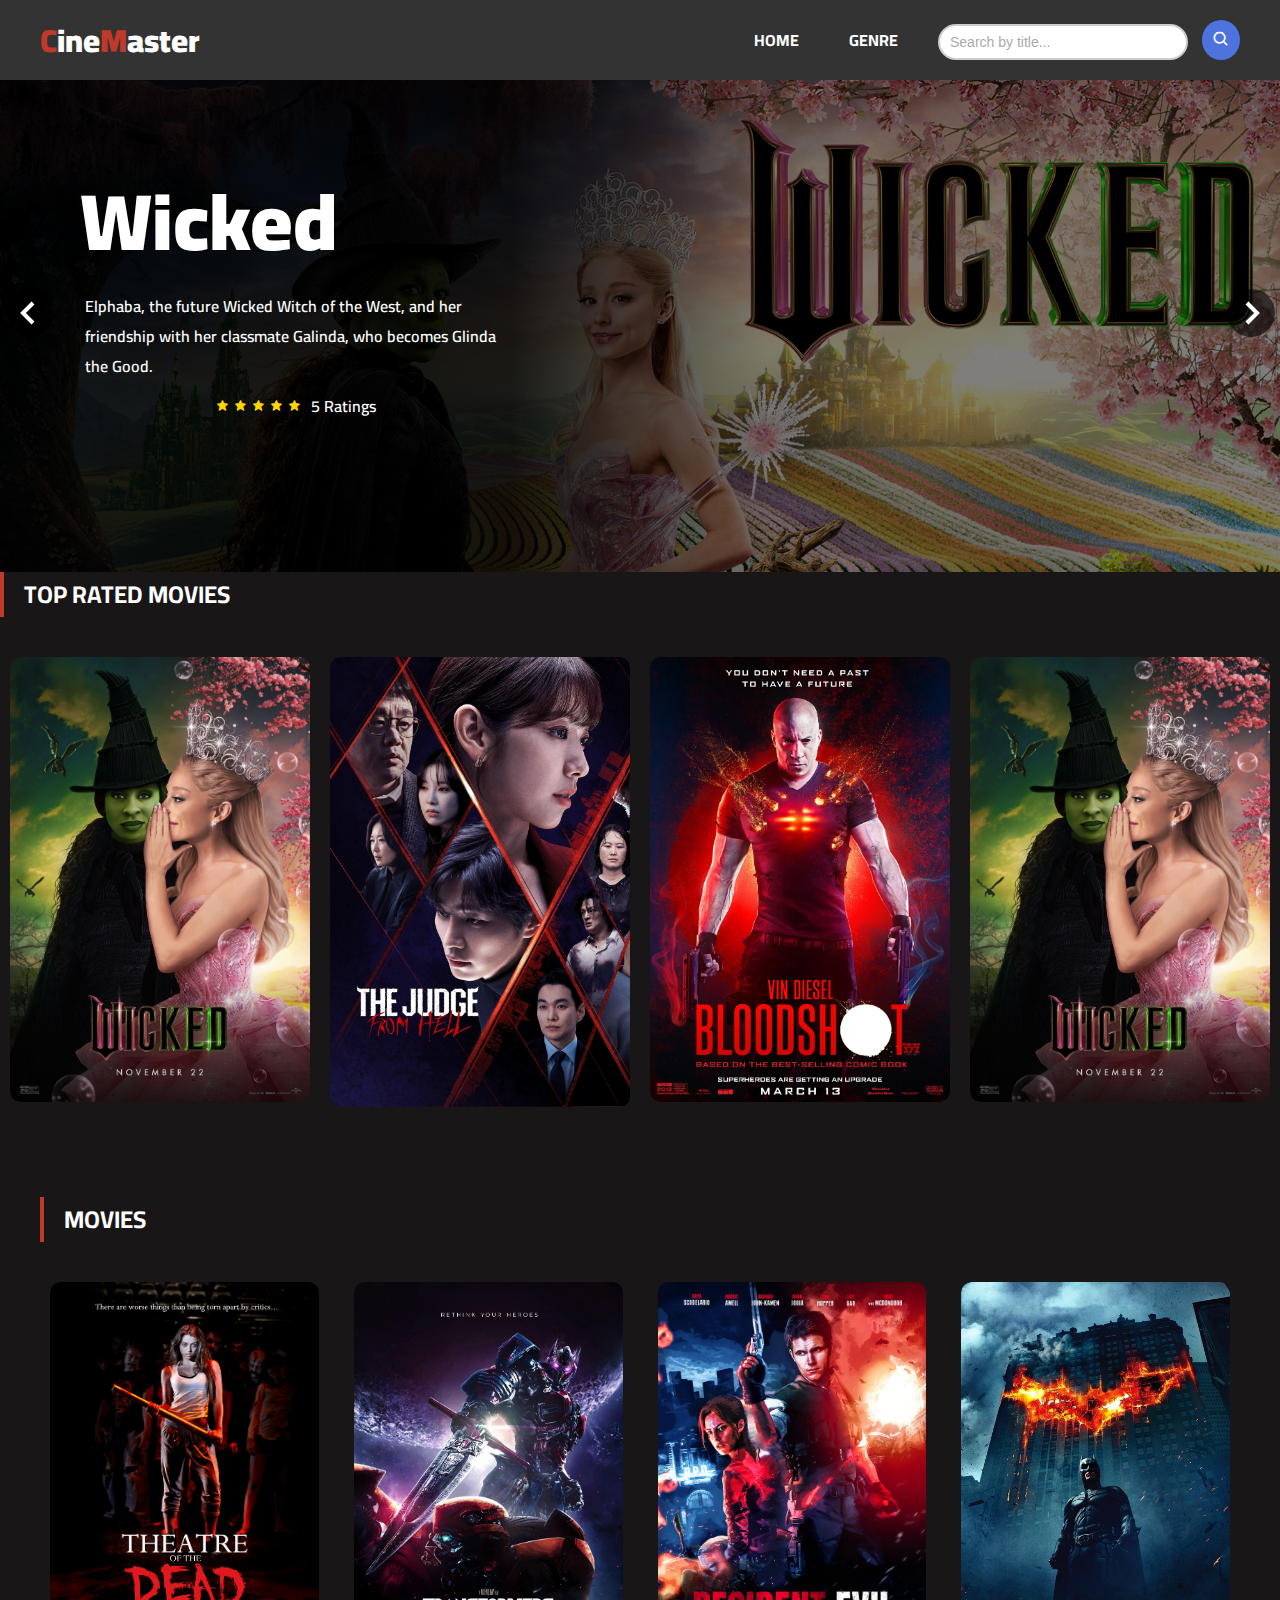
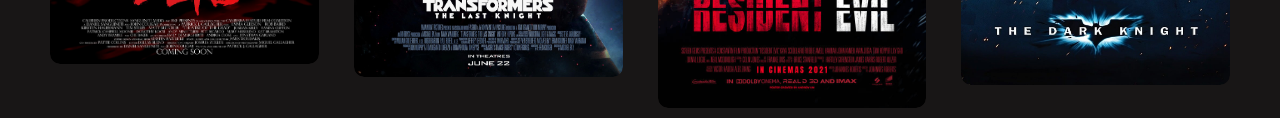
<file: index.html>
<!DOCTYPE html>
<html lang="en">

<head>
    <meta charset="UTF-8">
    <meta http-equiv="X-UA-Compatible" content="IE=edge">
    <meta name="viewport" content="width=device-width, initial-scale=1.0">
    <title>
        CineMaster
    </title>
    <link rel="preconnect" href="https://fonts.gstatic.com">
    <link href="https://fonts.googleapis.com/css2?family=Cairo:wght@200;300;400;600;700;900&display=swap" rel="stylesheet">
    <link rel="stylesheet" href="https://cdnjs.cloudflare.com/ajax/libs/OwlCarousel2/2.3.4/assets/owl.carousel.min.css" integrity="sha512-tS3S5qG0BlhnQROyJXvNjeEM4UpMXHrQfTGmbQ1gKmelCxlSEBUaxhRBj/EFTzpbP4RVSrpEikbmdJobCvhE3g==" crossorigin="anonymous" />
    <link href='https://unpkg.com/boxicons@2.0.7/css/boxicons.min.css' rel='stylesheet'>
    <link rel="stylesheet" href="app.css">
</head>

<body>
    <div class="nav-wrapper">
        <div class="container">
            <div class="nav">
                <a href="#" class="logo">
                    <span class="main-color">C</span>ine<span class="main-color">M</span>aster
                <ul class="nav-menu" id="nav-menu">
                    <li><a href="#">Home</a></li>
                    <li>
                        <a href="#" class="dropdown-toggle">Genre</a>
                        <div class="dropdown-menu">
                          <select id="genreFilter" class="genre-dropdown">
                            <option>Select Genre</option>
                            <option>Action</option>
                            <option>Comedy</option>
                            <option>Drama</option>
                            <option>Thriller</option>
                            <option>Horror</option>
                            <option>Romance</option>
                          </select>
                        </div>
                      </li>
                    <li class="search-box-container">
                        <form action="#" method="get">
                            <input type="text" id="search-input" class="search-input" placeholder="Search by title...">
                            <button type="submit" class="search-button">
                                <i class="bx bx-search"></i>
                            </button>
                        </form>
                    </li>
                </ul>
            </div>
        </div>
    </div>
    

    <!-- Preview SECTION -->
    <div class="hero-section">
        <!-- Preview SLIDE -->
        <div class="hero-slide">
            <div class="owl-carousel carousel-nav-center" id="hero-carousel">
                <!-- Preview ITEM -->
                <div class="hero-slide-item">
                    <img src="./images/Wicked-banner.jpg" alt="">
                    <div class="overlay"></div>
                    <div class="hero-slide-item-content">
                        <div class="item-content-wraper">
                            <div class="item-content-title top-down">
                                Wicked
                            </div>
                            <div class="movie-infos top-down delay-2">
                                <div class="movie-infos">
                                    <div class="movie-info" id="description">
                                        <span>Elphaba, the future Wicked Witch of the West, and her friendship with her classmate Galinda, who becomes Glinda the Good. </span>
                                    </div>
                                    
                                </div>
                                <div class="movie-info" id="rating">
                                    <i class="bx bxs-star"></i>
                                    <i class="bx bxs-star"></i>
                                    <i class="bx bxs-star"></i>
                                    <i class="bx bxs-star"></i>
                                    <i class="bx bxs-star"></i>

                                    <span>5 Ratings</span>
                                </div>
                            </div>

                            <div class="item-action top-down delay-6">
                            
                            </div>
                        </div>
                    </div>
                </div>
                <!-- END Preview ITEM -->
                
                <!-- Preview ITEM -->
                <div class="hero-slide-item">
                    <img src="./images/black-banner.png" alt="">
                    <div class="overlay"></div>
                    <div class="hero-slide-item-content">
                        <div class="item-content-wraper">
                            <div class="item-content-title top-down">
                                Black Panther
                            </div>
                            <div class="movie-infos top-down delay-2">
                                <div class="movie-infos">
                                    <div class="movie-info" id="description">
                                        <span>One warrior ingests a "heart-shaped herb" affected by the metal and gains superhuman abilities, becoming the first "Black Panther". </span>
                                    </div>
                                </div>
                                <div class="movie-info" id="rating">
                                    <i class="bx bxs-star"></i>
                                    <i class="bx bxs-star"></i>
                                    <i class="bx bxs-star"></i>
                                    <i class="bx bxs-star"></i>
                                    <i class="bx bxs-star"></i>

                                    <span>5 Ratings</span>
                                </div>
                            </div>

                            <div class="item-action top-down delay-6">
                            
                            </div>
                        </div>
                    </div>
                </div>
                <!-- END Preview ITEM -->
                 <!-- Preview ITEM -->
                <div class="hero-slide-item">
                    <img src="./images/Venom-banner.jpg" alt="">
                    <div class="overlay"></div>
                    <div class="hero-slide-item-content">
                        <div class="item-content-wraper">
                            <div class="item-content-title top-down">
                                Venom
                            </div>
                            <div class="movie-infos top-down delay-2">
                                <div class="movie-infos">
                                    
                                    <div class="movie-info" id="description">
                                        <span>A failed reporter is bonded to an alien entity, one of many symbiotes who have invaded Earth. But the being takes a liking to Earth and decides to protect it</span>
                                    </div>
                                    
                                </div>
                                <div class="movie-info" id="rating">
                                    <i class="bx bxs-star"></i>
                                    <i class="bx bxs-star"></i>
                                    <i class="bx bxs-star"></i>
                                    <i class="bx bxs-star"></i>
                                    <i class="bx bxs-star"></i>

                                    <span>5 Ratings</span>
                                </div>
                            </div>

                            <div class="item-action top-down delay-6">
                            
                            </div>
                        </div>
                    </div>
                </div>            
            </div>
        </div>
        <!-- END Preview Item-->
    </div>
    <!-- END Preview SECTION -->

    
    <!-- TOP MOVIES -->
    <div class="top-movies-slide">
        <div class="section-header">
            Top Rated Movies
        </div>
        <div class="owl-carousel" id="top-movies-slide">
            <!-- MOVIE ITEM -->
            <div class="movie-item">
                <img src="./images/Wicked.jpg" alt="">
                <div class="movie-item-content">
                    <div class="movie-item-title">
                        Wicked
                    </div>
                    <div class="movie-infos">
                        
                        <div class="movie-info" id="duration">
                            <i class="bx bxs-time"></i>
                            <span>120 mins</span>
                        </div>
                        <div class="movie-info" id="rating">
                            <i class="bx bxs-star"></i>
                            <i class="bx bxs-star"></i>
                            <i class="bx bxs-star"></i>
                            <i class="bx bxs-star"></i>
                            <i class="bx bxs-star"></i>
                            <span>5 Ratings</span>
                        </div>
                        <div class="movie-info" id="genre"> 
                            <span class="movie-genre">Drama</span>
                        </div>
                        <div class="movie-info" id="release-date"> 
                            <span>Release Date: November 22, 2024</span>
                        </div>
                        <div class="movie-info" id="description">
                            <span>Description: Elphaba and her friendship with her classmate Galinda, who becomes Glinda the Good. </span>
                        </div>
                        <div class="movie-info" id="casts">
                            <span>Cast: Cynthia Erivo · Ariana Grande · Jeff Goldblum </span>
                        </div>
                    </div>
                    <button class="view-btn">View</button>
                </div>
            </div>
            <!-- END MOVIE ITEM -->
            
            <!-- MOVIE ITEM -->
            <div class="movie-item">
                <img src="./images/JudgeFromHell.jpg" alt="">
                <div class="movie-item-content">
                    <div class="movie-item-title">
                        Judge From Hell
                    </div>
                    <div class="movie-infos">
                        
                        <div class="movie-info" id="duration">
                            <i class="bx bxs-time"></i>
                            <span>95 mins</span>
                        </div>
                        <div class="movie-info" id="rating">
                            <i class="bx bxs-star"></i>
                            <i class="bx bxs-star"></i>
                            <i class="bx bxs-star"></i>
                            <i class="bx bxs-star"></i>
                            <i class="bx bxs-star"></i>
                            <span>5 Ratings</span>
                        </div>
                        <div class="movie-info" id="genre"> 
                            <span class="movie-genre">Thriller
                            </span> 
                        </div>
                        
                        <div class="movie-info" id="release-date"> 
                            <span>Release Date: July 8, 2020</span>
                        </div>
                        <div class="movie-info" id="description">
                            <span>Description:A judge of Criminal Division at Seoul Central District Court who died in an unexpected incident and her body is possessed by a demon</span>
                        </div>
                        <div class="movie-info" id="casts">
                            <span>Cast: Park Shin-hye and Kim Jae-young</span>
                        </div>
                    </div>
                    <button class="view-btn">View</button>
                </div>
            </div>
            <!-- END MOVIE ITEM -->
            
            <!-- MOVIE ITEM -->
            <div class="movie-item">
                <img src="./images/movies/blood-shot.jpg" alt="">
                <div class="movie-item-content">
                    <div class="movie-item-title">
                        Bloodshot
                    </div>
                    <div class="movie-infos">
                        <div class="movie-info" id="duration">
                            <i class="bx bxs-time"></i>
                            <span>108 mins</span>
                        </div>
                        <div class="movie-info" id="rating">
                            <i class="bx bxs-star"></i>
                            <i class="bx bxs-star"></i>
                            <i class="bx bxs-star"></i>
                            <span>4 Ratings</span>
                        </div>
                        <div class="movie-info" id="genre"> 
                            <span class="movie-genre">Action</span>
                        </div>
                        <div class="movie-info" id="release-date"> 
                            <span>Release Date: March 13, 2020</span>
                        </div>
                        <div class="movie-info" id="description">
                            <span>Description: A soldier brought back to life with special abilities...</span>
                        </div>
                        <div class="movie-info" id="casts">
                            <span>Cast: Vin Diesel, Eiza González, etc.</span>
                        </div>
                    </div>
                    <button class="view-btn">View</button>
                </div>
            </div>
            <!-- END MOVIE ITEM -->
        </div>
    </div>

<!-- MOVIES SECTION -->
<div class="section">
    <div class="container">
        <div class="section-header">
            Movies
        </div>
        <div class="movies-slide carousel-nav-center owl-carousel">
             <!-- MOVIE ITEM -->
             <div class="movie-item">
                <img src="./images/movies/theatre-dead.jpg" alt="">
                <div class="movie-item-content">
                    <div class="movie-item-title">
                        Theatre of the dead
                    </div>
                    <div class="movie-infos">
                        
                        <div class="movie-info" id="duration">
                            <i class="bx bxs-time"></i>
                            <span>120 mins</span>
                        </div>
                        <div class="movie-info" id="rating">
                            <i class="bx bxs-star"></i>
                            <i class="bx bxs-star"></i>
                            <i class="bx bxs-star"></i>
                            <span>3 Ratings</span>
                        </div>
                        <div class="movie-info" id="genre"> 
                            <span class="movie-genre">Action</span>
                        </div>
                        <div class="movie-info" id="release-date"> 
                            <span>Release Date: May 8, 2019</span>
                        </div>
                        <div class="movie-info" id="description">
                            <span>Description: A movie description...</span>
                        </div>
                        <div class="movie-info" id="casts">
                            <span>Cast: hatdog, cheesedog, etc.</span>
                        </div>
                    </div>
                    <button class="view-btn">View</button>
                </div>
            </div>
            <!-- END MOVIE ITEM -->
            <!-- MOVIE ITEM -->
            <div class="movie-item">
                <img src="./images/movies/transformer.jpg" alt="">
                <div class="movie-item-content">
                    <div class="movie-item-title">
                        Transformer
                    </div>
                    <div class="movie-infos">
                        
                        <div class="movie-info" id="duration">
                            <i class="bx bxs-time"></i>
                            <span>95 mins</span>
                        </div>
                        <div class="movie-info" id="rating">
                            <i class="bx bxs-star"></i>
                            <i class="bx bxs-star"></i>
                            <i class="bx bxs-star"></i>
                            <span>4 Ratings</span>
                        </div>
                        <div class="movie-info" id="genre"> 
                            <span class="movie-genre">Thriller</span>
                        </div>
                        <div class="movie-info" id="release-date"> 
                            <span>Release Date: July 8, 2020</span>
                        </div>
                        <div class="movie-info" id="description">
                            <span>Description: An adventurous journey with challenges...</span>
                        </div>
                        <div class="movie-info" id="casts">
                            <span>Cast: basta may cast etc.</span>
                        </div>
                    </div>
                    <button class="view-btn">View</button>
                </div>
            </div>
            <!-- END MOVIE ITEM -->
            
            <!-- MOVIE ITEM -->
            <div class="movie-item">
                <img src="./images/movies/resident-evil.jpg" alt="">
                <div class="movie-item-content">
                    <div class="movie-item-title">
                        Resident Evil
                    </div>
                    <div class="movie-infos">
                        <div class="movie-info" id="duration">
                            <i class="bx bxs-time"></i>
                            <span>108 mins</span>
                        </div>
                        <div class="movie-info" id="rating">
                            <i class="bx bxs-star"></i>
                            <i class="bx bxs-star"></i>
                            <i class="bx bxs-star"></i>
                            <i class="bx bxs-star"></i>
                            <span>4 Ratings</span>
                        </div>
                        <div class="movie-info" id="genre"> 
                            <span class="movie-genre">Action</span>
                        </div>
                        <div class="movie-info" id="release-date"> 
                            <span>Release Date: March 13, 2020</span>
                        </div>
                        <div class="movie-info" id="description">
                            <span>Description: Basta may description...</span>
                        </div>
                        <div class="movie-info" id="casts">
                            <span>Cast: Hindi ko alam etc.</span>
                        </div>
                    </div>
                    <button class="view-btn">View</button>
                </div>
            </div>
            <!-- END MOVIE ITEM -->
             <!-- MOVIE ITEM -->
            <div class="movie-item">
                <img src="./images/bat-man.jpg" alt="">
                <div class="movie-item-content">
                    <div class="movie-item-title">
                        The Dark Knight
                    </div>
                    <div class="movie-infos">
                        <div class="movie-info" id="duration">
                            <i class="bx bxs-time"></i>
                            <span>108 mins</span>
                        </div>
                        <div class="movie-info" id="rating">
                            <i class="bx bxs-star"></i>
                            <i class="bx bxs-star"></i>
                            <i class="bx bxs-star"></i>
                            
                            <span>3 Ratings</span>
                        </div>
                        <div class="movie-info" id="genre"> 
                            <span class="movie-genre">Action</span>
                        </div>
                        <div class="movie-info" id="release-date"> 
                            <span>Release Date: March 13, 2020</span>
                        </div>
                        <div class="movie-info" id="description">
                            <span>Description: Basta may description...</span>
                        </div>
                        <div class="movie-info" id="casts">
                            <span>Cast: Si Batman Syempre etc.</span>
                        </div>
                    </div>
                    <button class="view-btn">View</button>
                </div>
            </div>
            <!-- END MOVIE ITEM -->
        </div>
    </div>
</div>
<!-- END MOVIES SECTION -->
    <script src="https://code.jquery.com/jquery-3.6.0.min.js" integrity="sha256-/xUj+3OJU5yExlq6GSYGSHk7tPXikynS7ogEvDej/m4=" crossorigin="anonymous"></script>
    <script src="https://cdnjs.cloudflare.com/ajax/libs/OwlCarousel2/2.3.4/owl.carousel.min.js" integrity="sha512-bPs7Ae6pVvhOSiIcyUClR7/q2OAsRiovw4vAkX+zJbw3ShAeeqezq50RIIcIURq7Oa20rW2n2q+fyXBNcU9lrw==" crossorigin="anonymous"></script>
    <script src="app.js"></script>

</body>

</html>
</file>
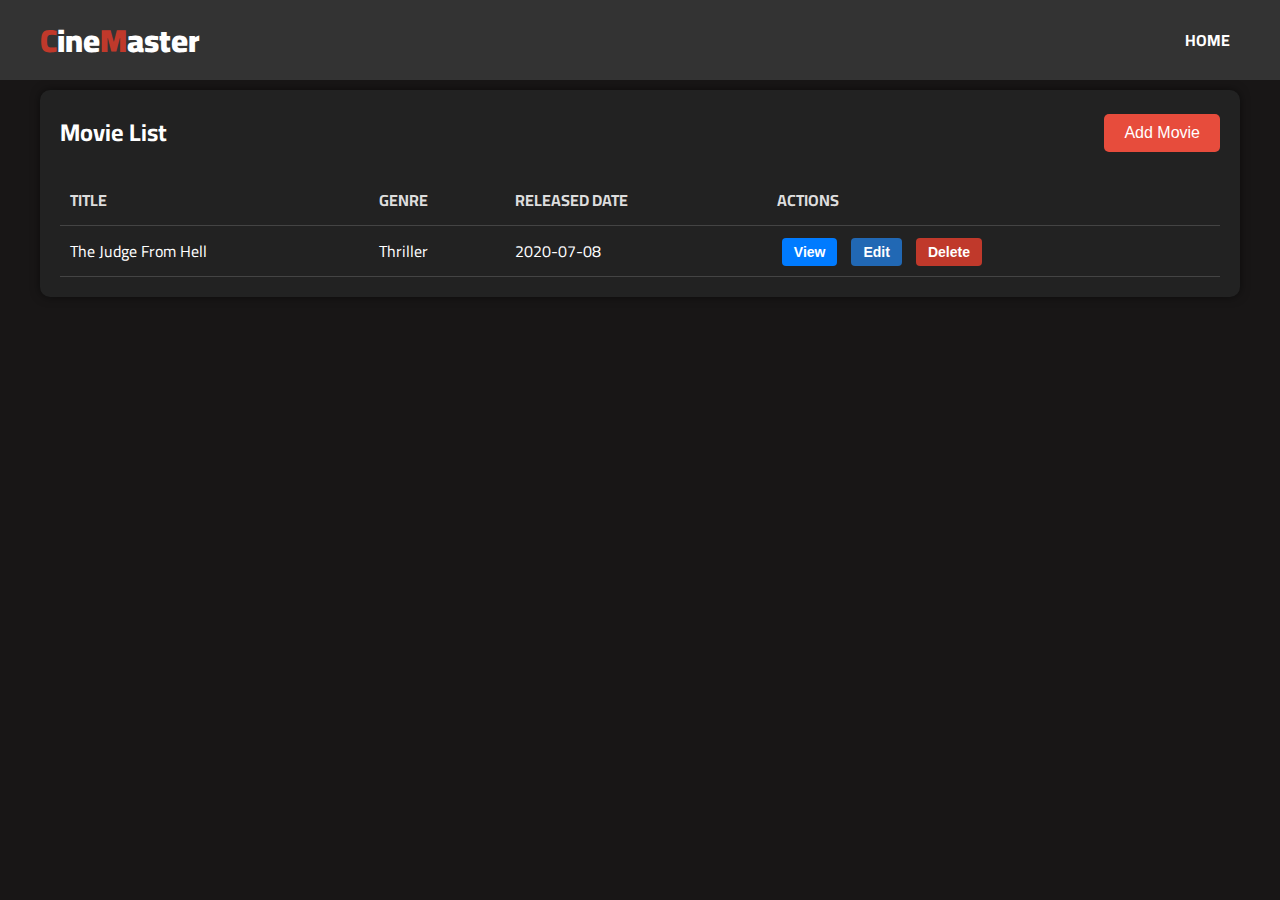
<file: admin.html>
<!DOCTYPE html>
<html lang="en">

<head>
    <meta charset="UTF-8">
    <meta http-equiv="X-UA-Compatible" content="IE=edge">
    <meta name="viewport" content="width=device-width, initial-scale=1.0">
    <title>
        Admin
    </title>
    <!-- GOOGLE FONTS -->
    <link rel="preconnect" href="https://fonts.gstatic.com">
    <link href="https://fonts.googleapis.com/css2?family=Cairo:wght@200;300;400;600;700;900&display=swap" rel="stylesheet">
     

    <link rel="stylesheet" href="admin.css">
</head>
<body>
    <div class="nav-wrapper">
        <div class="container">
            <div class="nav">
                <a href="#" class="logo">
                    <span class="main-color">C</span>ine<span class="main-color">M</span>aster
                </a>
                <ul class="nav-menu" id="nav-menu">
                    <li><a href="#">Home</a></li>
                </ul>
            </div>
        </div>
    </div>
    
    <div class="container">
        <div class="movie-list">
            <div class="header">
                <h2>Movie List</h2>
                <button class="add-movie-btn" id="open-add-modal">Add Movie</button>
            </div>
            <table class="movie-table">
                <thead>
                    <tr>
                        <th>Title</th>
                        <th>Genre</th>
                        <th>Released Date</th>
                        <th>Actions</th>
                    </tr>
                </thead>
                <tbody>
                    <tr>
                        <td>The Judge From Hell</td>
                        <td>Thriller</td>
                        <td>2020-07-08</td>
                        <td class="actions">
                            <button class="action-btn view-btn">View</button>
                            <button class="action-btn edit-btn">Edit</button>
                            <button class="action-btn delete-btn">Delete</button>
                        </td>
                    </tr>
                </tbody>
            </table>
        </div>
    </div>

    <!-- Modal -->
    <div class="modal" id="movie-modal">
        <div class="modal-content">
            <h1 id="modal-title"><span class="main-color">A</span>dd <span class="main-color">M</span>ovie</h1>
            <form>
                <div class="form-group">
                    <label for="title">Title</label>
                    <br><input type="text" id="title" placeholder="Enter movie title">
                </div>
                <div class="form-group">
                    <label for="genre">Genre</label>
                    <br><select id="genre">
                        <option>Select Genre</option>
                        <option>Action</option>
                        <option>Comedy</option>
                        <option>Drama</option>
                        <option>Thriller</option>
                        <option>Horror</option>
                        <option>Romance</option>
                    </select>
                </div><br>
                <div class="form-group">
                    <label for="release-date">Release Date</label>
                    <br><input type="date" id="release-date">
                </div><br>
                <div class="form-group">
                    <label for="ratings">Ratings</label>
                    <br><select id="ratings">
                        <option>Select Ratings</option>
                        <option>5</option>
                        <option>4</option>
                        <option>3</option>
                        <option>2</option>
                        <option>1</option>
                    </select>
                </div><br>
                <div class="form-group">
                    <label for="duration">Duration</label>
                    <br><input type="text" id="duration" placeholder="Enter duration (e.g., 2h 30m)">
                </div><br>
                <div class="form-group">
                    <label for="cast">Movie Cast</label>
                    <br><input type="text" id="cast" placeholder="Movie Casts">
                </div><br>
                <div class="form-group">
                    <label for="description">Description</label>
                    <br><input type="description" id="description" placeholder="Enter movie description">   
                </div>

        
                <div class="form-group">
                    <label for="image">Image</label>
                    <br><input type="file" id="image">
                </div><br>
                <div class="form-actions">
                    <button type="button" id="close-modal" class="cancel-btn">Cancel</button>
                    <button type="submit" id="modal-action-btn" class="add-btn">Add Movie</button>
                </div>
            </form>
        </div>
    </div>

    <!-- View Modal -->
<div class="modal" id="view-movie-modal">
    <div class="modal-content view-modal-content">
        <span class="close-view-modal" id="close-view-modal">&times;</span>
        <div class="view-modal-header">
            <h1 id="view-movie-title">Judge From Hell</h1>
        </div>
        <div class="view-modal-body">
            <div class="view-movie-poster">
                <img id="movie-poster" src="images/JudgeFromHell.jpg" alt="Movies">
            </div>
            <div class="view-movie-details">
                <p><strong>Title:</strong> <span id="view-title">The Judge From Hell</span></p>
                <p><strong>Genre:</strong> <span id="view-genre">Thriller</span></p>
                <p><strong>Release Date:</strong> <span id="view-release-date">2020-07-08</span></p>
                <p><strong>Description:</strong> <span id="view-description">A demon judge...</span></p>
                <p><strong>Ratings:</strong> <span id="view-ratings">⭐⭐⭐⭐⭐</span></p>
                <p><strong>Duration:</strong> <span id="view-duration">120 mins</span></p>
                <p><strong>Cast:</strong> <span id="view-cast">Park Shin-hye and Kim Jae-young</span></p>
            </div>
        </div>
    </div>
</div>


    <script>
        // JavaScript to handle modal functionality
const modal = document.getElementById("movie-modal");
const modalTitle = document.getElementById("modal-title");
const modalActionBtn = document.getElementById("modal-action-btn");

// Clear all input fields and textareas
function clearModalFields() {
    document.getElementById("title").value = "";
    document.getElementById("genre").value = "Select Genre";
    document.getElementById("release-date").value = "";
    document.getElementById("ratings").value = "Select Ratings";
    document.getElementById("duration").value = "";
    document.getElementById("description").value = "";
    document.getElementById("cast").value = "";
    document.getElementById("image").value = "";
}

// Open Add Movie Modal
document.getElementById("open-add-modal").addEventListener("click", function () {
    modal.style.display = "flex";
    modalTitle.innerHTML = '<span class="main-color">A</span>dd <span class="main-color">M</span>ovie';
    modalActionBtn.textContent = "Add Movie";

    // Clear all input fields when opening the Add Movie modal
    clearModalFields();
});

// Open Edit Movie Modal
document.querySelectorAll(".edit-btn").forEach(button => {
    button.addEventListener("click", function () {
        modal.style.display = "flex";
        modalTitle.innerHTML = '<span class="main-color">E</span>dit <span class="main-color">M</span>ovie';
        modalActionBtn.textContent = "Save Changes";

        // Populate modal fields with example data (replace this with actual logic)
        document.getElementById("title").value = "The Judge From Hell";
        document.getElementById("genre").value = "Thriller";
        document.getElementById("release-date").value = "2020-08-07";
        document.getElementById("ratings").value = "5";
        document.getElementById("duration").value = "2h 30m";
        document.getElementById("description").value = "A Demon Judge";
    });
});

// Close Modal
document.getElementById("close-modal").addEventListener("click", function () {
    modal.style.display = "none";
});

// Get modal elements
const viewModal = document.getElementById("view-movie-modal");
const closeViewModal = document.getElementById("close-view-modal");

// Open View Movie Modal
document.querySelectorAll(".view-btn").forEach(button => {
    button.addEventListener("click", function () {
        viewModal.style.display = "flex";

        // Example data - replace this with actual dynamic data
        document.getElementById("view-movie-title").textContent = "The Judge From Hell";
        document.getElementById("movie-poster").src = "images/JudgeFromHell.jpg";
        document.getElementById("view-title").textContent = "The Judge From Hell";
        document.getElementById("view-genre").textContent = "Thriller";
        document.getElementById("view-release-date").textContent = "2020-08-07";
        document.getElementById("view-description").textContent = "A demon judge";
        document.getElementById("view-ratings").textContent = "⭐⭐⭐⭐⭐";
        document.getElementById("view-duration").textContent = "120 mins";
        document.getElementById("view-cast").textContent = "Cast: Park Shin-hye and Kim Jae-young";

    });
});

// Close View Modal
closeViewModal.addEventListener("click", function () {
    viewModal.style.display = "none";
});


    </script>
</body>


</html>
</file>
<file: app.css>
:root {
    --main-color: #c0392b;
    --body-bg: #181616;
    --box-bg: #221f1f;
    --text-color: #ffffff;

    --nav-height: 60px;
    --space-top: 30px;
}

* {
    padding: 0;
    margin: 0;
    box-sizing: border-box;
}

html {
    font-size: 16px;
}

body {
    font-family: "Cairo", sans-serif;
    background-color: var(--body-bg);
    color: var(--text-color);
    padding-top: var(--nav-height);
}

a {
    text-decoration: none;
    color: unset;
}

img {
    max-width: 100%;
}

.main-color {
    color: var(--main-color);
}

.container {
    max-width: 1920px;
    padding: 0 40px;
    margin: auto;
}

.overlay {
    position: absolute;
    top: 0;
    right: 0;
    bottom: 0;
    left: 0;
    background-color: rgba(0, 0, 0, 0.5);
}

.nav-wrapper {
    position: fixed;
    top: 0;
    left: 0;
    width: 100%;
    z-index: 99;
    background-color: #000000;
}

.nav {
    display: flex;
    align-items: center;
    justify-content: space-between;
    color: var(--text-color);
    height: var(--nav-height);
}

.nav a {
    color: var(--text-color);
}

.logo {
    font-size: 2rem;
    font-weight: 900;
}

.nav-menu {
    list-style-type: none;
    display: flex;
    align-items: center;
    padding: 0 20px;
}

.nav-menu li ~ li {
    margin-left: 30px;
}

.nav-menu a {
    text-transform: uppercase;
    font-weight: 700;
}

.nav-menu a:hover {
    color: var(--main-color);
}

.nav-menu a.btn:hover,
a.logo:hover,
a.movie-item:hover {
    color: unset;
}

.btn {
    color: #ffffff;
    padding: 0.25rem 1.5rem;
    text-transform: uppercase;
    font-size: 1.25rem;
    font-weight: 700;
    display: inline-flex;
    position: relative;
    align-items: center;
}

.btn-hover::before {
    z-index: 1;
    content: "";
    position: absolute;
    top: 0;
    left: 0;
    width: 50%;
    height: 100%;
    background-color: var(--main-color);
    transition: 0.3s ease-in-out;
}

.btn-hover:hover::before {
    width: 100%;
}

.btn i,
.btn span {
    z-index: 1;
}

.btn i {
    margin-right: 1rem;
}

.hero-slide-item {
    padding-top: 40%;
    position: relative;
    overflow: hidden;
}

.hero-slide-item img {
    width: 100%;
    position: absolute;
    top: 0;
    left: 0;
}

.hero-slide-item-content {
    position: absolute;
    top: 0;
    left: 0;
    width: 100%;
    height: 100%;
    color: var(--text-color);
    display: flex;
}

.item-content-wraper {
    padding-left: 5rem;
    width: 40%;
    background-color: rgba(0, 0, 0, 0.8);
    display: flex;
    flex-direction: column;
    justify-content: center;
    position: relative;
}

.item-content-wraper::before {
    content: "";
    position: absolute;
    top: 0;
    left: 100%;
    width: 50%;
    height: 100%;
    background: linear-gradient(to right, rgba(0, 0, 0, 0.8), rgba(0, 0, 0, 0));
}

.item-content-title {
    font-size: 5rem;
    line-height: 5rem;
    font-weight: 900;
}

.movie-infos {
    display: flex;
    align-items: center;
    flex-wrap: wrap;
    margin-top: calc(var(--space-top) / 2);
}

.movie-info {
    display: flex;
    align-items: center;
    font-size: 0.8rem;
    font-weight: 600;
}

.movie-info span {
    margin-left: 5px;
}

.movie-info i {
    color: var(--main-color);
}

.movie-info ~ .movie-info {
    margin-left: 5px;
}

.item-content-description {
    font-size: 1.15rem;
    margin-top: var(--space-top);
    line-height: 1.5rem;
}

.item-action {
    margin-top: var(--space-top);
}

.carousel-nav-center {
    position: relative;
}

.carousel-nav-center .owl-nav button i {
    font-size: 3rem;
}

.carousel-nav-center .owl-nav button {
    position: absolute;
    top: 50%;
    transform: translateY(-50%);
}

.carousel-nav-center .owl-nav .owl-prev {
    position: absolute;
    left: 5px;
}

.carousel-nav-center .owl-nav .owl-next {
    position: absolute;
    right: 5px;
}

.owl-nav button {
    border: none;
    outline: none;
}

.owl-nav button i {
    background-color: rgba(0, 0, 0, 0.6);
    border-radius: 50%;
}

.owl-nav button:hover i {
    color: var(--main-color);
}

.top-down {
    transform: translateY(-50px);
    visibility: hidden;
    opacity: 0;
    transition: 0.5s ease-in-out;
}

.delay-2 {
    transition-delay: 0.2s;
}

.delay-4 {
    transition-delay: 0.4s;
}

.delay-6 {
    transition-delay: 0.6s;
}

.delay-8 {
    transition-delay: 0.8s;
}

.owl-item.active .top-down {
    transform: translateY(0);
    visibility: visible;
    opacity: 1;
}
.top-movies-slide {
    position: relative;
}

.movie-item {
    position: relative;
    margin: 10px;
    overflow: hidden;
    border-radius: 10px;
    transition: transform 0.3s ease-in-out;
}

.movie-item img {
    width: 100%;
    height: auto;
    border-radius: 10px;
}

.movie-item-content {
    position: absolute;
    top: 0;
    left: 0;
    width: 100%;
    height: 100%;
    padding: 20px;
    background: rgba(0, 0, 0, 0.7);
    color: white;
    opacity: 0;
    transition: opacity 0.3s ease;
    border-radius: 10px;
    display: flex;
    flex-direction: column;
    justify-content: flex-start;
}

.movie-item:hover .movie-item-content {
    opacity: 1;
}

.movie-item-title {
    font-size: 28px;
    font-weight: bold;
    margin-bottom: 10px;
}

.movie-infos {
    display: flex;
    flex-direction: column;
    gap: 10px;
}

.movie-info span {
    font-size: 16px;
}

.movie-info#genre {
    border: 2px solid white;
    border-radius: 20px;
    padding: 5px 10px;
    display: inline-block;
}

.movie-info i {
    margin-right: 5px;
    color: #FFD700;
}

.movie-info#rating {
    display: flex;
    align-items: center;
}

.movie-item:hover {
    transform: scale(1.05);
    cursor: pointer;
}

.section {
    padding-top: 80px;
}

.section-header {
    margin-bottom: 30px;
    padding-left: 20px;
    text-transform: uppercase;
    font-size: 1.5rem;
    font-weight: 700;
    border-left: 4px solid var(--main-color);
    display: flex;
    align-items: center;
}

.nav-wrapper {
    background-color: #333;
    padding: 10px 0;
}

.nav {
    display: flex;
    align-items: center;
    justify-content: space-between;
}

.nav-menu {
    list-style: none;
    margin: 0;
    padding: 0;
    display: flex;
}

.nav-menu li {
    margin-left: 20px;
    position: relative;
}

.nav-menu li a {
    text-decoration: none;
    color: white;
    font-size: 16px;
    font-weight: bold;
    padding: 5px 10px;
    transition: background-color 0.3s;
}

.nav-menu li a:hover {
    background-color: #444;
    border-radius: 5px;
}

.search-box-container {
    display: flex;
    align-items: center;
}

.search-input {
    padding: 8px 10px;
    font-size: 14px;
    border-radius: 20px;
    border: 2px solid #ccc;
    outline: none;
    width: 250px;
    transition: all 0.3s ease;
}

.search-input::placeholder {
    color: #aaa;
}

.search-input:focus {
    border-color: #4e73df;
}

.search-button {
    background-color: #4e73df;
    color: white;
    border: none;
    border-radius: 50%;
    padding: 10px;
    cursor: pointer;
    margin-left: 10px;
    transition: background-color 0.3s ease;
}

.search-button i {
    font-size: 18px;
}

.search-button:hover {
    background-color: #224abe;
}

.search-input:hover {
    border-color: #4e73df;
}

li {
    position: relative;
    list-style: none;
  }
  
  a.dropdown-toggle {
    font-size: 16px;
    color: #333;
    text-decoration: none;
    padding: 10px;
    border-radius: 5px;
    transition: background-color 0.3s ease;
  }
  
  .dropdown-menu {
    position: absolute;
    top: 40px;
    left: 0;
    background-color: white;
    box-shadow: 0 8px 16px rgba(0, 0, 0, 0.1);
    border-radius: 5px;
    display: none; 
    padding: 10px;
    z-index: 10;
  }
 
  li:hover .dropdown-menu {
    display: block;
  }
  
  .genre-dropdown {
    padding: 8px 12px;
    border: 1px solid #ccc;
    border-radius: 5px;
    background-color: #fff;
    font-size: 14px;
    color: #555;
    width: 180px;
    box-sizing: border-box;
    transition: border 0.3s ease;
  }
  
  .genre-dropdown:focus {
    outline: none;
    border-color: #007bff;
  }
  

  .genre-dropdown option {
    padding: 8px;
    background-color: #fff;
    color: #333;
    border: none;
    font-size: 14px;
  }
  
  .genre-dropdown option:hover {
    background-color: #f1f1f1;
  }
  .modal {
    display: none;
    position: fixed;
    z-index: 1000;
    left: 0;
    top: 0;
    width: 100%;
    height: 100%;
    overflow: auto;
    background-color: rgba(0, 0, 0, 0.8);
}

.modal-content {
    background-color: #fefefe;
    margin: 15% auto;
    padding: 20px;
    border: 1px solid #888;
    width: 80%;
    color: #000;
}

.close {
    color: #aaa;
    float: right;
    font-size: 28px;
    font-weight: bold;
    cursor: pointer;
}

.close:hover,
.close:focus {
    color: #000;
    text-decoration: none;
    cursor: pointer;
}
</file>
<file: admin.css>
:root {
    --main-color: #c0392b;
    --body-bg: #181616;
    --box-bg: #221f1f;
    --text-color: #ffffff;

    --nav-height: 60px;
    --space-top: 30px;
}

* {
    padding: 0;
    margin: 0;
    box-sizing: border-box;
}

html {
    font-size: 16px;
}

body {
    font-family: "Cairo", sans-serif;
    background-color: var(--body-bg);
    color: var(--text-color);
    padding-top: var(--nav-height);
}

a {
    text-decoration: none;
    color: unset;
}

img {
    max-width: 100%;
}

.main-color {
    color: var(--main-color);
}

.container {
    max-width: 1920px;
    padding: 0 40px;
    margin: auto;
}

.overlay {
    position: absolute;
    top: 0;
    right: 0;
    bottom: 0;
    left: 0;
    background-color: rgba(0, 0, 0, 0.5);
}

.nav-wrapper {
    position: fixed;
    top: 0;
    left: 0;
    width: 100%;
    z-index: 99;
    background-color: #000000;
}

.nav {
    display: flex;
    align-items: center;
    justify-content: space-between;
    color: var(--text-color);
    height: var(--nav-height);
}

.nav a {
    color: var(--text-color);
}

.logo {
    font-size: 2rem;
    font-weight: 900;
}

.nav-menu {
    list-style-type: none;
    display: flex;
    align-items: center;
    padding: 0 20px;
}

.nav-menu li ~ li {
    margin-left: 30px;
}

.nav-menu a {
    text-transform: uppercase;
    font-weight: 700;
}

.nav-menu a:hover {
    color: var(--main-color);
}

.nav-menu a.btn:hover,
a.logo:hover,
a.movie-item:hover {
    color: unset;
}

.btn {
    color: #ffffff;
    padding: 0.25rem 1.5rem;
    text-transform: uppercase;
    font-size: 1.25rem;
    font-weight: 700;
    display: inline-flex;
    position: relative;
    align-items: center;
}

.btn-hover::before {
    z-index: 1;
    content: "";
    position: absolute;
    top: 0;
    left: 0;
    width: 50%;
    height: 100%;
    background-color: var(--main-color);
    transition: 0.3s ease-in-out;
}

.btn-hover:hover::before {
    width: 100%;
}

.btn i,
.btn span {
    z-index: 1;
}

.btn i {
    margin-right: 1rem;
}

.nav-wrapper {
    background-color: #333;
    padding: 10px 0;
}

.nav {
    display: flex;
    align-items: center;
    justify-content: space-between;
}

.nav-menu {
    list-style: none;
    margin: 0;
    padding: 0;
    display: flex;
}

.nav-menu li {
    margin-left: 20px;
    position: relative;
}

.nav-menu li a {
    text-decoration: none;
    color: white;
    font-size: 16px;
    font-weight: bold;
    padding: 5px 10px;
    transition: background-color 0.3s;
}

.nav-menu li a:hover {
    background-color: #444;
    border-radius: 5px;
}


.movie-list {
    margin-top: 30px;
    padding: 20px;
    background-color: #222;
    border-radius: 10px;
    box-shadow: 0 0 10px rgba(0, 0, 0, 0.5);
}

.movie-list .header {
    display: flex;
    justify-content: space-between;
    align-items: center;
    margin-bottom: 20px;
}

.movie-list h2 {
    margin: 0;
}

.add-movie-btn {
    background-color: #e74c3c;
    color: #fff;
    border: none;
    padding: 10px 20px;
    font-size: 16px;
    border-radius: 5px;
    cursor: pointer;
    transition: background-color 0.3s;
}

.add-movie-btn:hover {
    background-color: #c0392b;
}

.movie-table {
    width: 100%;
    border-collapse: collapse;
    margin-top: 10px;
}

.movie-table th,
.movie-table td {
    padding: 10px;
    text-align: left;
    border-bottom: 1px solid #444;
}

.movie-table th {
    color: #ddd;
    text-transform: uppercase;
}

.movie-table .no-movies {
    text-align: center;
    color: #888;
}

.modal {
    display: none;
    position: fixed;
    top: 0;
    left: 0;
    width: 100%;
    height: 100%;
    background: rgba(0, 0, 0, 0.8);
    z-index: 1000;
    justify-content: center;
    align-items: center;
}

.modal-content {
    background: #222;
    padding: 20px 30px;
    border-radius: 10px;
    height: 90%;
    width: 70%;
    max-width: 1000px;
    box-shadow: 0 5px 15px rgba(0, 0, 0, 0.5);
}


.modal-content h1 {
    margin: 0 0 2px;
    text-align: center;
}


.modal-form {
    display: grid;
    grid-template-columns: repeat(2, 1fr);
    column-gap: 20px;
    row-gap: 20px;
}

.form-group {
    display:inline;
}

.form-group label {
    font-size: 14px;
    margin-bottom: 5px;
}

.form-group input,
.form-group select,
.form-group textarea {
    padding: 4px;
    font-size: 14px;
    border: 1px solid #444;
    border-radius: 5px;
    background: #333;
    color: #fff;
    width: 100%;
}

.form-group textarea {
    resize: none;
    height: 70px;
}

.form-group.full-width {
    grid-column: 1 / -1; 
}

.form-group.full-width {
    grid-column: 1 / -1; 
}


.form-actions {
    grid-column: 1 / -1; 
    display: flex;
    justify-content: flex-end;
    gap: 10px;
}

.add-btn {
    background-color: #3498db;
    border: none;
    padding: 10px 20px;
    border-radius: 5px;
    color: #fff;
    cursor: pointer;
}

.cancel-btn {
    background-color: #e74c3c;
    border: none;
    padding: 10px 20px;
    border-radius: 5px;
    color: #fff;
    cursor: pointer;
}

.add-btn:hover {
    background-color: #2980b9;
}

.cancel-btn:hover {
    background-color: #c0392b;
}

.actions .action-btn {
    padding: 6px 12px;
    margin: 0 5px;
    border: none;
    border-radius: 4px;
    cursor: pointer;
    font-size: 14px;
    font-weight: bold;
}

.action-btn.view-btn {
    background-color: #007bff;
    color: white;
}

.action-btn.edit-btn {
    background-color:#2168b4;
    color: white;
}

.action-btn.delete-btn {
    background-color:#c0392b;
    color: white;
}

.action-btn:hover {
    opacity: 0.9;
}

#view-movie-modal {
    display: none;
    position: fixed;
    top: 0;
    left: 0;
    width: 100%;
    height: 100%;
    background-color: rgba(0, 0, 0, 0.8);
    justify-content: center;
    align-items: center;
    z-index: 9999;
}

.view-modal-content {
    background-color: #1a1a1a;
    color: #ffffff;
    padding: 20px;
    border-radius: 10px;
    display: flex;
    flex-direction: column;
    align-items: center;
    width: 50%;
    max-width: 800px;
}

.close-view-modal {
    color: #fff;
    font-size: 24px;
    font-weight: bold;
    position: absolute;
    top: 20px;
    right: 20px;
    cursor: pointer;
}

.view-modal-header {
    margin-bottom: 20px;
    text-align: center;
}

.view-modal-body {
    display: flex;
    gap: 20px;
    width: 100%;
}

.view-movie-poster img {
    width: 200px;
    height: auto;
    border-radius: 10px;
    box-shadow: 0 4px 8px rgba(0, 0, 0, 0.3);
}

.view-movie-details {
    flex: 1;
    font-size: 16px;
    line-height: 1.8;
}
</file>
